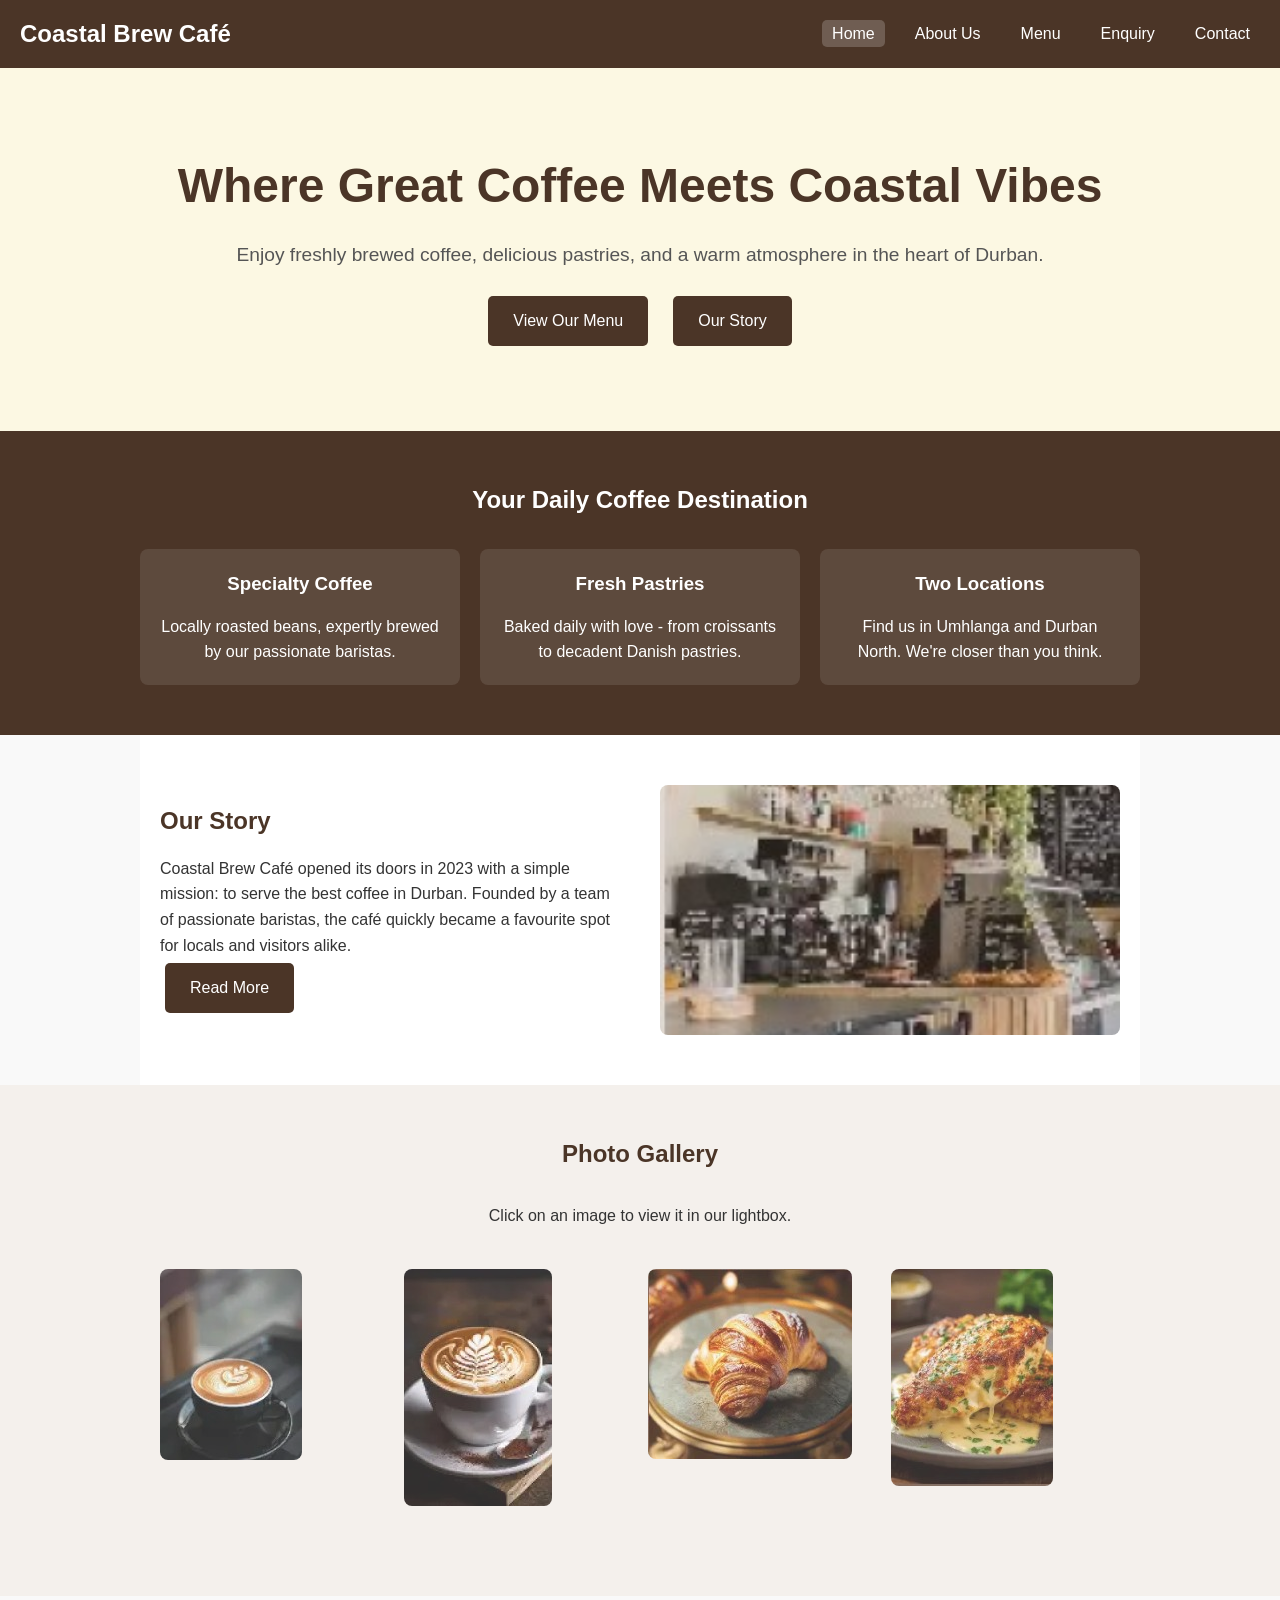
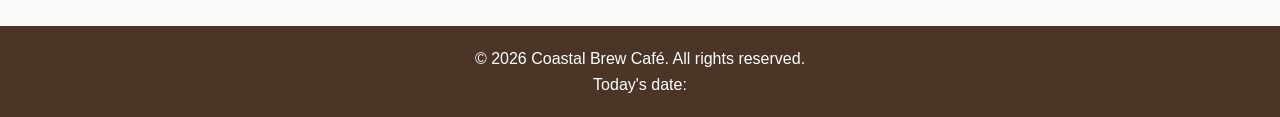
<file: index.html>
<!DOCTYPE html>
<html lang="en">
<head>
    <meta charset="UTF-8">
    <meta name="viewport" content="width=device-width, initial-scale=1.0">
    <meta name="description" content="Coastal Brew Café serves specialty coffee, fresh pastries, and sandwiches in Durban. Visit us for a warm coastal vibe.">
    <meta name="keywords" content="coffee shop, Durban café, specialty coffee, fresh pastries, Coastal Brew">
    <title>Coastal Brew Café | Best Coffee in Durban</title>
    <link rel="stylesheet" href="scripts.css">
</head>
<body>
    <header class="navbar">
        <div class="logo">Coastal Brew Café</div>
        <nav class="navigation">
            <ul>
                <li><a href="index.html" class="active">Home</a></li>
                <li><a href="about.html">About Us</a></li>
                <li><a href="menu.html">Menu</a></li>
                <li><a href="enquiry.html">Enquiry</a></li>
                <li><a href="contact.html">Contact</a></li>
            </ul>
        </nav>
    </header>

    <main>
        <section class="hero">
            <h1>Where Great Coffee Meets Coastal Vibes</h1>
            <p>Enjoy freshly brewed coffee, delicious pastries, and a warm atmosphere in the heart of Durban.</p>
            <div class="hero-buttons">
                <a href="menu.html" class="btn">View Our Menu</a>
                <a href="about.html" class="btn">Our Story</a>
            </div>
        </section>

        <section class="features">
            <h2>Your Daily Coffee Destination</h2>
            <div class="feature-grid">
                <div class="feature-card">
                    <h3>Specialty Coffee</h3>
                    <p>Locally roasted beans, expertly brewed by our passionate baristas.</p>
                </div>
                <div class="feature-card">
                    <h3>Fresh Pastries</h3>
                    <p>Baked daily with love - from croissants to decadent Danish pastries.</p>
                </div>
                <div class="feature-card">
                    <h3>Two Locations</h3>
                    <p>Find us in Umhlanga and Durban North. We're closer than you think.</p>
                </div>
            </div>
        </section>

        <section class="about-preview">
            <div class="about-text">
                <h2>Our Story</h2>
                <p>Coastal Brew Café opened its doors in 2023 with a simple mission: to serve the best coffee in Durban. Founded by a team of passionate baristas, the café quickly became a favourite spot for locals and visitors alike.</p>
                <a href="about.html" class="btn">Read More</a>
            </div>
            <div class="about-image">
                <img src="interior.jpg" alt="Coastal Brew Café Interior" style="background-color: #ddd; width: 100%; height: 250px; object-fit: cover;">
            </div>
        </section>

        <!-- LIGHTBOX GALLERY SECTION (Interactive Element) -->
        <section class="menu-preview">
            <h2>Photo Gallery</h2>
            <p>Click on an image to view it in our lightbox.</p>
            
            <div class="gallery-container">
                <div class="column">
                    <img src="espresso.jpg" onclick="openModal();currentSlide(1)" class="hover-shadow" alt="Espresso Coffee">
                </div>
                <div class="column">
                    <img src="cappuccino.jpg" onclick="openModal();currentSlide(2)" class="hover-shadow" alt="Cappuccino Coffee">
                </div>
                <div class="column">
                    <img src="croissant.jpg" onclick="openModal();currentSlide(3)" class="hover-shadow" alt="Fresh Croissant">
                </div>
                <div class="column">
                    <img src="sandwich.jpg" onclick="openModal();currentSlide(4)" class="hover-shadow" alt="Chicken Mayo Sandwich">
                </div>
            </div>

            <!-- The Modal/Lightbox -->
            <div id="myModal" class="modal">
                <span class="close cursor" onclick="closeModal()">&times;</span>
                <div class="modal-content">
                    <div class="mySlides">
                        <div class="numbertext">1 / 4</div>
                        <img src="espresso.jpg" style="width:100%" alt="Espresso Coffee">
                    </div>
                    <div class="mySlides">
                        <div class="numbertext">2 / 4</div>
                        <img src="cappuccino.jpg" style="width:100%" alt="Cappuccino Coffee">
                    </div>
                    <div class="mySlides">
                        <div class="numbertext">3 / 4</div>
                        <img src="croissant.jpg" style="width:100%" alt="Fresh Croissant">
                    </div>
                    <div class="mySlides">
                        <div class="numbertext">4 / 4</div>
                        <img src="sandwich.jpg" style="width:100%" alt="Chicken Mayo Sandwich">
                    </div>

                    <a class="prev" onclick="plusSlides(-1)">&#10094;</a>
                    <a class="next" onclick="plusSlides(1)">&#10094;</a>

                    <div class="caption-container">
                        <p id="caption"></p>
                    </div>
                </div>
            </div>
        </section>
    </main>

    <footer>
        <p>&copy; 2026 Coastal Brew Café. All rights reserved.</p>
        <p>Today's date: <span id="current-date"></span></p>
    </footer>
    <script src="script.js"></script>
</body>
</html>
</file>
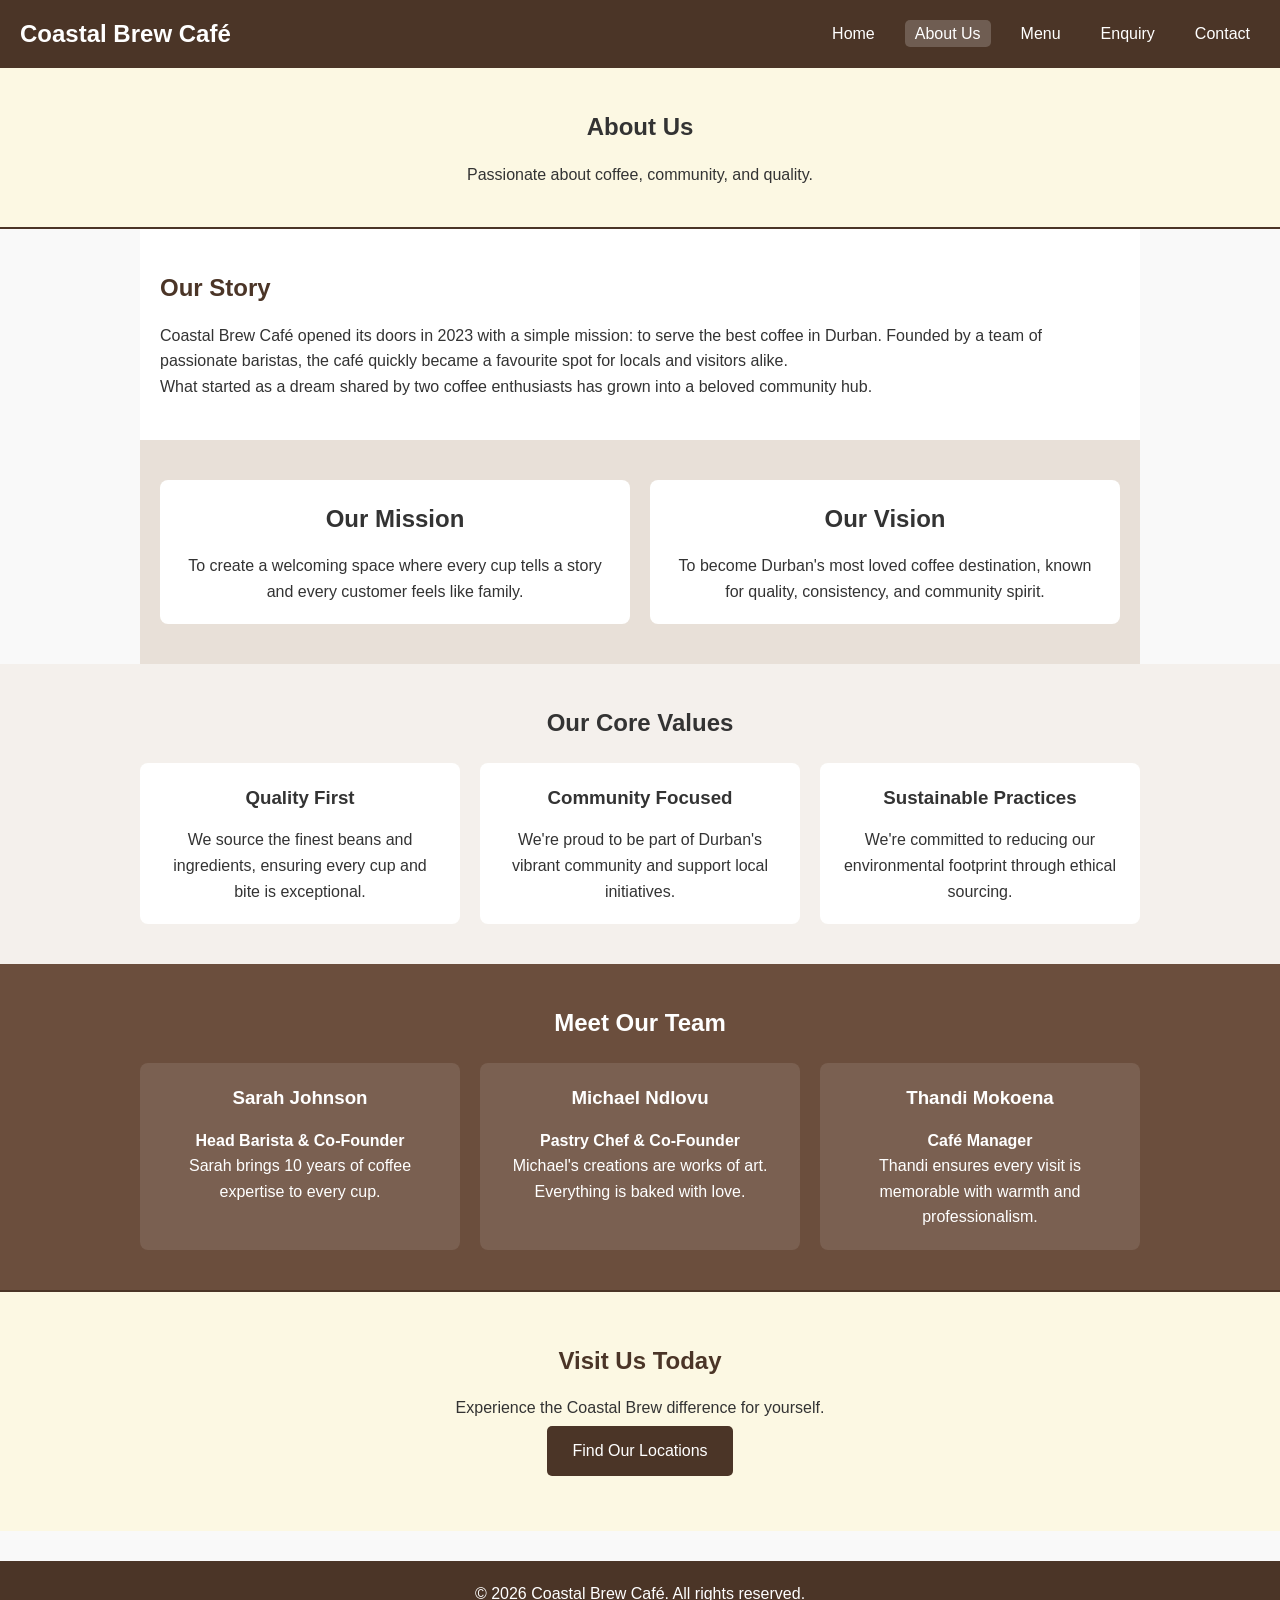
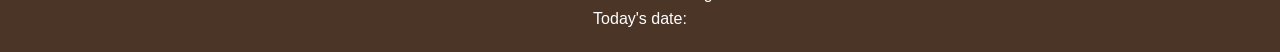
<file: about.html>
<!DOCTYPE html>
<html lang="en">
<head>
    <meta charset="UTF-8">
    <meta name="viewport" content="width=device-width, initial-scale=1.0">
    <meta name="description" content="Learn about Coastal Brew Café's history, mission, vision, and the team behind Durban's favourite coffee spot.">
    <title>About Us | Coastal Brew Café</title>
    <link rel="stylesheet" href="scripts.css">
</head>
<body>
    <header class="navbar">
        <div class="logo">Coastal Brew Café</div>
        <nav class="navigation">
            <ul>
                <li><a href="index.html">Home</a></li>
                <li><a href="about.html" class="active">About Us</a></li>
                <li><a href="menu.html">Menu</a></li>
                <li><a href="enquiry.html">Enquiry</a></li>
                <li><a href="contact.html">Contact</a></li>
            </ul>
        </nav>
    </header>

    <main>
        <section class="page-hero">
            <h1>About Us</h1>
            <p>Passionate about coffee, community, and quality.</p>
        </section>

        <section class="about-content">
            <div class="about-text">
                <h2>Our Story</h2>
                <p>Coastal Brew Café opened its doors in 2023 with a simple mission: to serve the best coffee in Durban. Founded by a team of passionate baristas, the café quickly became a favourite spot for locals and visitors alike.</p>
                <p>What started as a dream shared by two coffee enthusiasts has grown into a beloved community hub.</p>
            </div>
        </section>

        <section class="mission-vision">
            <div class="mv-card">
                <h2>Our Mission</h2>
                <p>To create a welcoming space where every cup tells a story and every customer feels like family.</p>
            </div>
            <div class="mv-card">
                <h2>Our Vision</h2>
                <p>To become Durban's most loved coffee destination, known for quality, consistency, and community spirit.</p>
            </div>
        </section>

        <section class="values">
            <h2>Our Core Values</h2>
            <div class="values-grid">
                <div class="value-card">
                    <h3>Quality First</h3>
                    <p>We source the finest beans and ingredients, ensuring every cup and bite is exceptional.</p>
                </div>
                <div class="value-card">
                    <h3>Community Focused</h3>
                    <p>We're proud to be part of Durban's vibrant community and support local initiatives.</p>
                </div>
                <div class="value-card">
                    <h3>Sustainable Practices</h3>
                    <p>We're committed to reducing our environmental footprint through ethical sourcing.</p>
                </div>
            </div>
        </section>

        <section class="team">
            <h2>Meet Our Team</h2>
            <div class="team-grid">
                <div class="team-card">
                    <h3>Sarah Johnson</h3>
                    <p><strong>Head Barista & Co-Founder</strong></p>
                    <p>Sarah brings 10 years of coffee expertise to every cup.</p>
                </div>
                <div class="team-card">
                    <h3>Michael Ndlovu</h3>
                    <p><strong>Pastry Chef & Co-Founder</strong></p>
                    <p>Michael's creations are works of art. Everything is baked with love.</p>
                </div>
                <div class="team-card">
                    <h3>Thandi Mokoena</h3>
                    <p><strong>Café Manager</strong></p>
                    <p>Thandi ensures every visit is memorable with warmth and professionalism.</p>
                </div>
            </div>
        </section>

        <section class="cta-section">
            <h2>Visit Us Today</h2>
            <p>Experience the Coastal Brew difference for yourself.</p>
            <a href="contact.html" class="btn">Find Our Locations</a>
        </section>
    </main>

    <footer>
        <p>&copy; 2026 Coastal Brew Café. All rights reserved.</p>
        <p>Today's date: <span id="current-date"></span></p>
    </footer>
    <script src="script.js"></script>
</body>
</html>
</file>
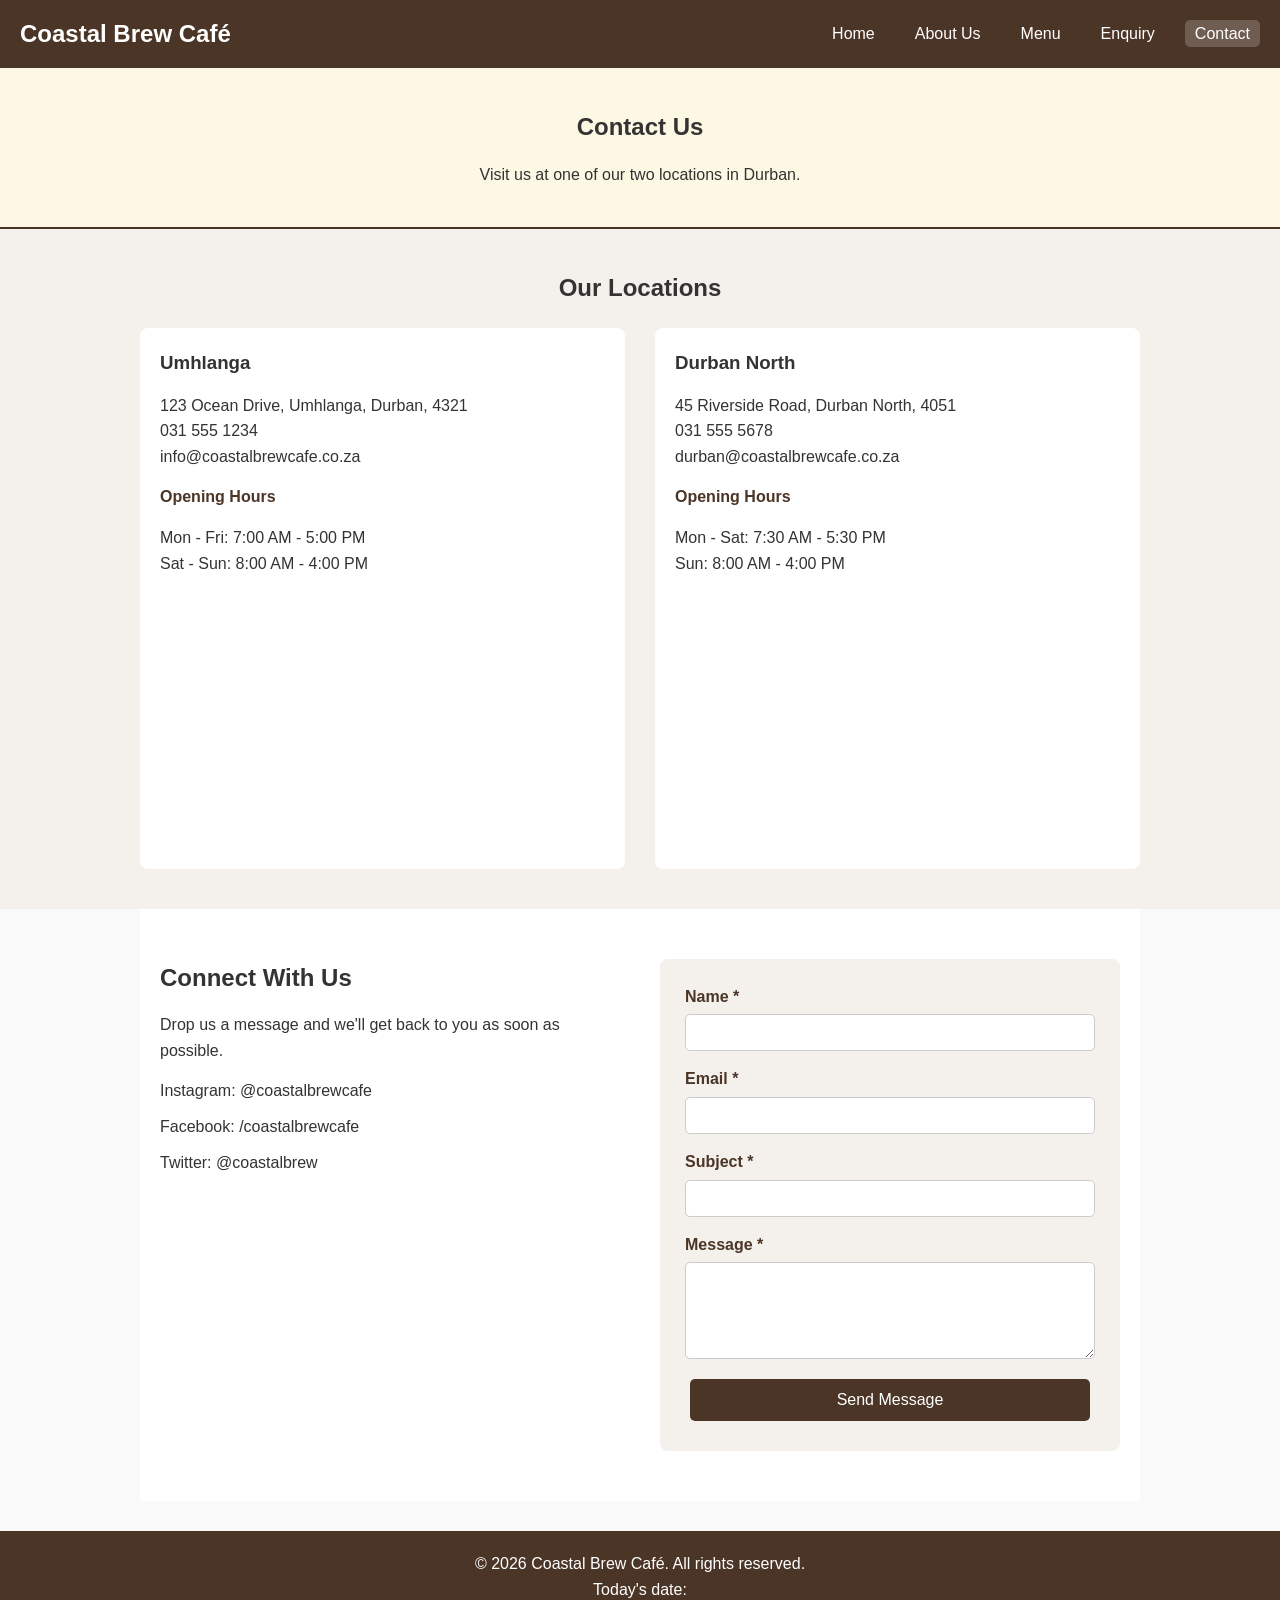
<file: contact.html>
<!DOCTYPE html>
<html lang="en">
<head>
    <meta charset="UTF-8">
    <meta name="viewport" content="width=device-width, initial-scale=1.0">
    <meta name="description" content="Find Coastal Brew Café locations in Umhlanga and Durban North. Get directions, opening hours, and contact details.">
    <title>Contact Us | Coastal Brew Café</title>
    <link rel="stylesheet" href="scripts.css">
</head>
<body>
    <header class="navbar">
        <div class="logo">Coastal Brew Café</div>
        <nav class="navigation">
            <ul>
                <li><a href="index.html">Home</a></li>
                <li><a href="about.html">About Us</a></li>
                <li><a href="menu.html">Menu</a></li>
                <li><a href="enquiry.html">Enquiry</a></li>
                <li><a href="contact.html" class="active">Contact</a></li>
            </ul>
        </nav>
    </header>

    <main>
        <section class="page-hero">
            <h1>Contact Us</h1>
            <p>Visit us at one of our two locations in Durban.</p>
        </section>

        <section class="locations">
            <h2>Our Locations</h2>
            <div class="locations-grid">
                <div class="location-card">
                    <h3>Umhlanga</h3>
                    <p>123 Ocean Drive, Umhlanga, Durban, 4321</p>
                    <p>031 555 1234</p>
                    <p>info@coastalbrewcafe.co.za</p>
                    <h4>Opening Hours</h4>
                    <ul>
                        <li>Mon - Fri: 7:00 AM - 5:00 PM</li>
                        <li>Sat - Sun: 8:00 AM - 4:00 PM</li>
                    </ul>
                    <!-- Interactive Google Map (POE Requirement) -->
                    <iframe src="https://www.google.com/maps/embed?pb=!1m18!1m12!1m3!1d13819.982477975936!2d31.068146!3d-29.7367!2m3!1f0!2f0!3f0!3m2!1i1024!2i768!4f13.1!3m3!1m2!1s0x1ef7055416b3b5f9%3A0x6b8b8e6f1f1f1f1f!2sUmhlanga%2C%20Durban!5e0!3m2!1sen!2sza!4v1600000000000!5m2!1sen!2sza" width="100%" height="250" style="border:0; border-radius: 8px; margin-top: 15px;" allowfullscreen="" loading="lazy"></iframe>
                </div>
                <div class="location-card">
                    <h3>Durban North</h3>
                    <p>45 Riverside Road, Durban North, 4051</p>
                    <p>031 555 5678</p>
                    <p>durban@coastalbrewcafe.co.za</p>
                    <h4>Opening Hours</h4>
                    <ul>
                        <li>Mon - Sat: 7:30 AM - 5:30 PM</li>
                        <li>Sun: 8:00 AM - 4:00 PM</li>
                    </ul>
                    <!-- Interactive Google Map (POE Requirement) -->
                    <iframe src="https://www.google.com/maps/embed?pb=!1m18!1m12!1m3!1d13824.127466079927!2d31.026039!3d-29.79676!2m3!1f0!2f0!3f0!3m2!1i1024!2i768!4f13.1!3m3!1m2!1s0x1ef707aa871594bd%3A0x8f02f03f86d820cd!2sEmeris%20-%20Durban%20North%20Campus!5e0!3m2!1sen!2sza!4v1600000000000!5m2!1sen!2sza" width="100%" height="250" style="border:0; border-radius: 8px; margin-top: 15px;" allowfullscreen="" loading="lazy"></iframe>
                </div>
            </div>
        </section>

        <section class="contact-section">
            <div class="contact-info">
                <h2>Connect With Us</h2>
                <p>Drop us a message and we'll get back to you as soon as possible.</p>
                <ul>
                    <li>Instagram: @coastalbrewcafe</li>
                    <li>Facebook: /coastalbrewcafe</li>
                    <li>Twitter: @coastalbrew</li>
                </ul>
            </div>
            
            <div class="contact-form">
                <form action="mailto:info@coastalbrewcafe.co.za" method="POST" enctype="text/plain">
                    <label for="contact-name">Name *</label>
                    <input type="text" id="contact-name" name="name" required>

                    <label for="contact-email">Email *</label>
                    <input type="email" id="contact-email" name="email" required>

                    <label for="contact-subject">Subject *</label>
                    <input type="text" id="contact-subject" name="subject" required>

                    <label for="contact-message">Message *</label>
                    <textarea id="contact-message" name="message" rows="5" required></textarea>

                    <button type="submit" class="btn">Send Message</button>
                </form>
            </div>
        </section>
    </main>

    <footer>
        <p>&copy; 2026 Coastal Brew Café. All rights reserved.</p>
        <p>Today's date: <span id="current-date"></span></p>
    </footer>
    <script src="script.js"></script>
</body>
</html>
</file>
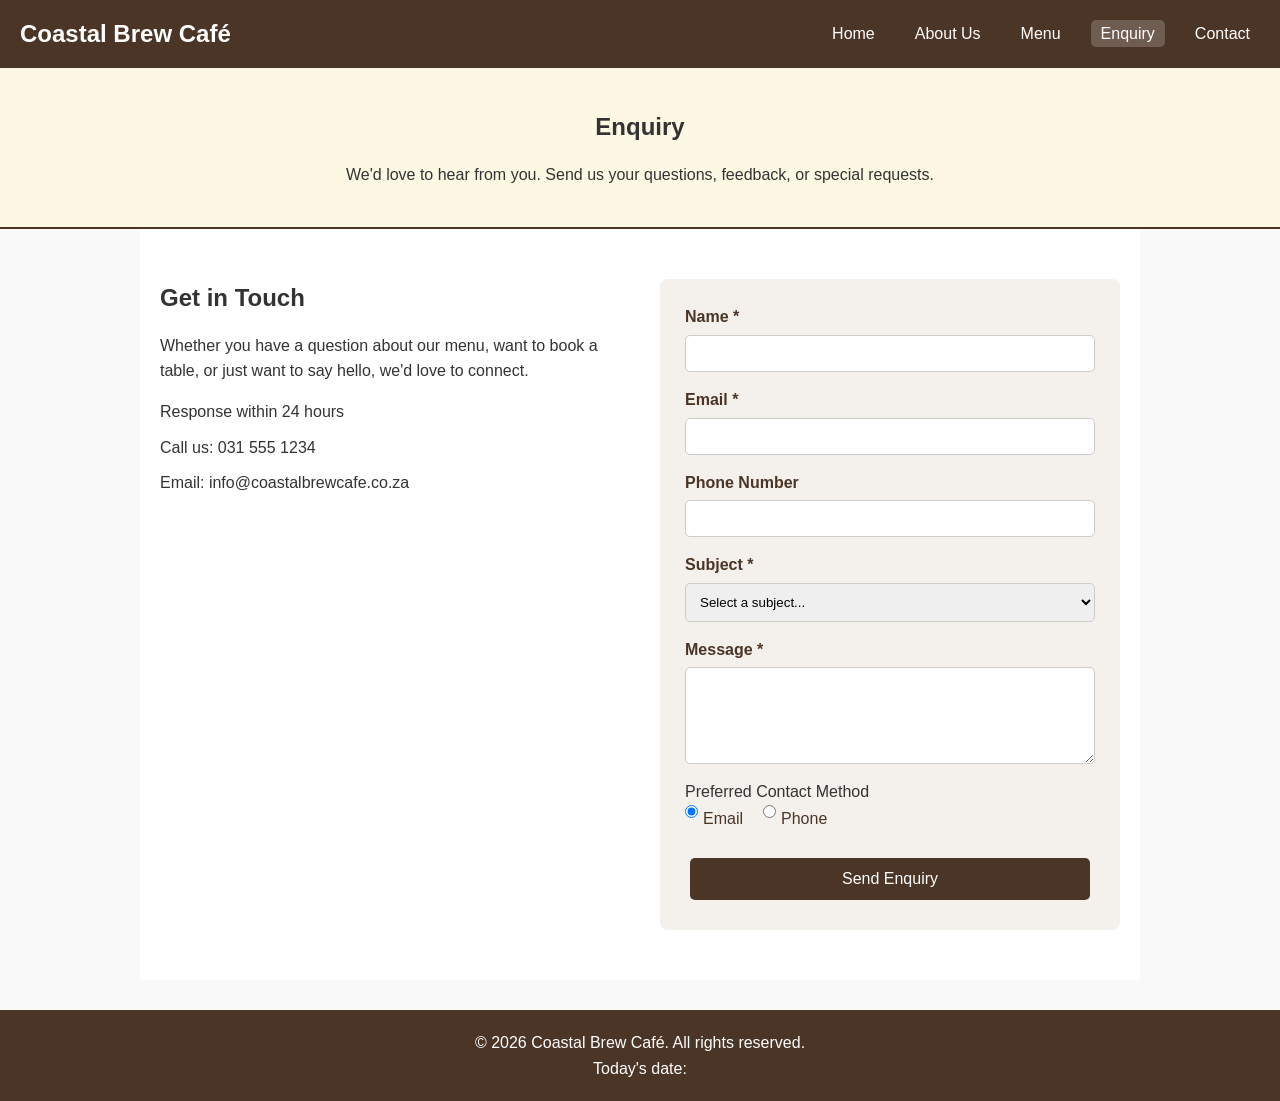
<file: enquiry.html>
<!DOCTYPE html>
<html lang="en">
<head>
    <meta charset="UTF-8">
    <meta name="viewport" content="width=device-width, initial-scale=1.0">
    <meta name="description" content="Have a question or want to book a table at Coastal Brew Café? Send us an enquiry and we will get back to you within 24 hours.">
    <title>Enquiry | Coastal Brew Café</title>
    <link rel="stylesheet" href="scripts.css">
</head>
<body>
    <header class="navbar">
        <div class="logo">Coastal Brew Café</div>
        <nav class="navigation">
            <ul>
                <li><a href="index.html">Home</a></li>
                <li><a href="about.html">About Us</a></li>
                <li><a href="menu.html">Menu</a></li>
                <li><a href="enquiry.html" class="active">Enquiry</a></li>
                <li><a href="contact.html">Contact</a></li>
            </ul>
        </nav>
    </header>

    <main>
        <section class="page-hero">
            <h1>Enquiry</h1>
            <p>We'd love to hear from you. Send us your questions, feedback, or special requests.</p>
        </section>

        <section class="enquiry-section">
            <div class="enquiry-info">
                <h2>Get in Touch</h2>
                <p>Whether you have a question about our menu, want to book a table, or just want to say hello, we'd love to connect.</p>
                <ul>
                    <li>Response within 24 hours</li>
                    <li>Call us: 031 555 1234</li>
                    <li>Email: info@coastalbrewcafe.co.za</li>
                </ul>
            </div>
            
            <div class="enquiry-form">
                <form action="enquiry-success.html" method="GET">
                    <label for="name">Name *</label>
                    <input type="text" id="name" name="name" required>

                    <label for="email">Email *</label>
                    <input type="email" id="email" name="email" required>

                    <label for="phone">Phone Number</label>
                    <input type="tel" id="phone" name="phone">

                    <label for="subject">Subject *</label>
                    <select id="subject" name="subject" required>
                        <option value="">Select a subject...</option>
                        <option value="general">General Enquiry</option>
                        <option value="menu">Menu Information</option>
                        <option value="events">Events / Bookings</option>
                        <option value="feedback">Feedback</option>
                        <option value="other">Other</option>
                    </select>

                    <label for="message">Message *</label>
                    <textarea id="message" name="message" rows="5" required></textarea>

                    <p>Preferred Contact Method</p>
                    <div class="radio-group">
                        <label><input type="radio" name="contact-method" value="email" checked> Email</label>
                        <label><input type="radio" name="contact-method" value="phone"> Phone</label>
                    </div>

                    <button type="submit" class="btn">Send Enquiry</button>
                </form>
            </div>
        </section>
    </main>

    <footer>
        <p>&copy; 2026 Coastal Brew Café. All rights reserved.</p>
        <p>Today's date: <span id="current-date"></span></p>
    </footer>
    <script src="script.js"></script>
</body>
</html>
</file>
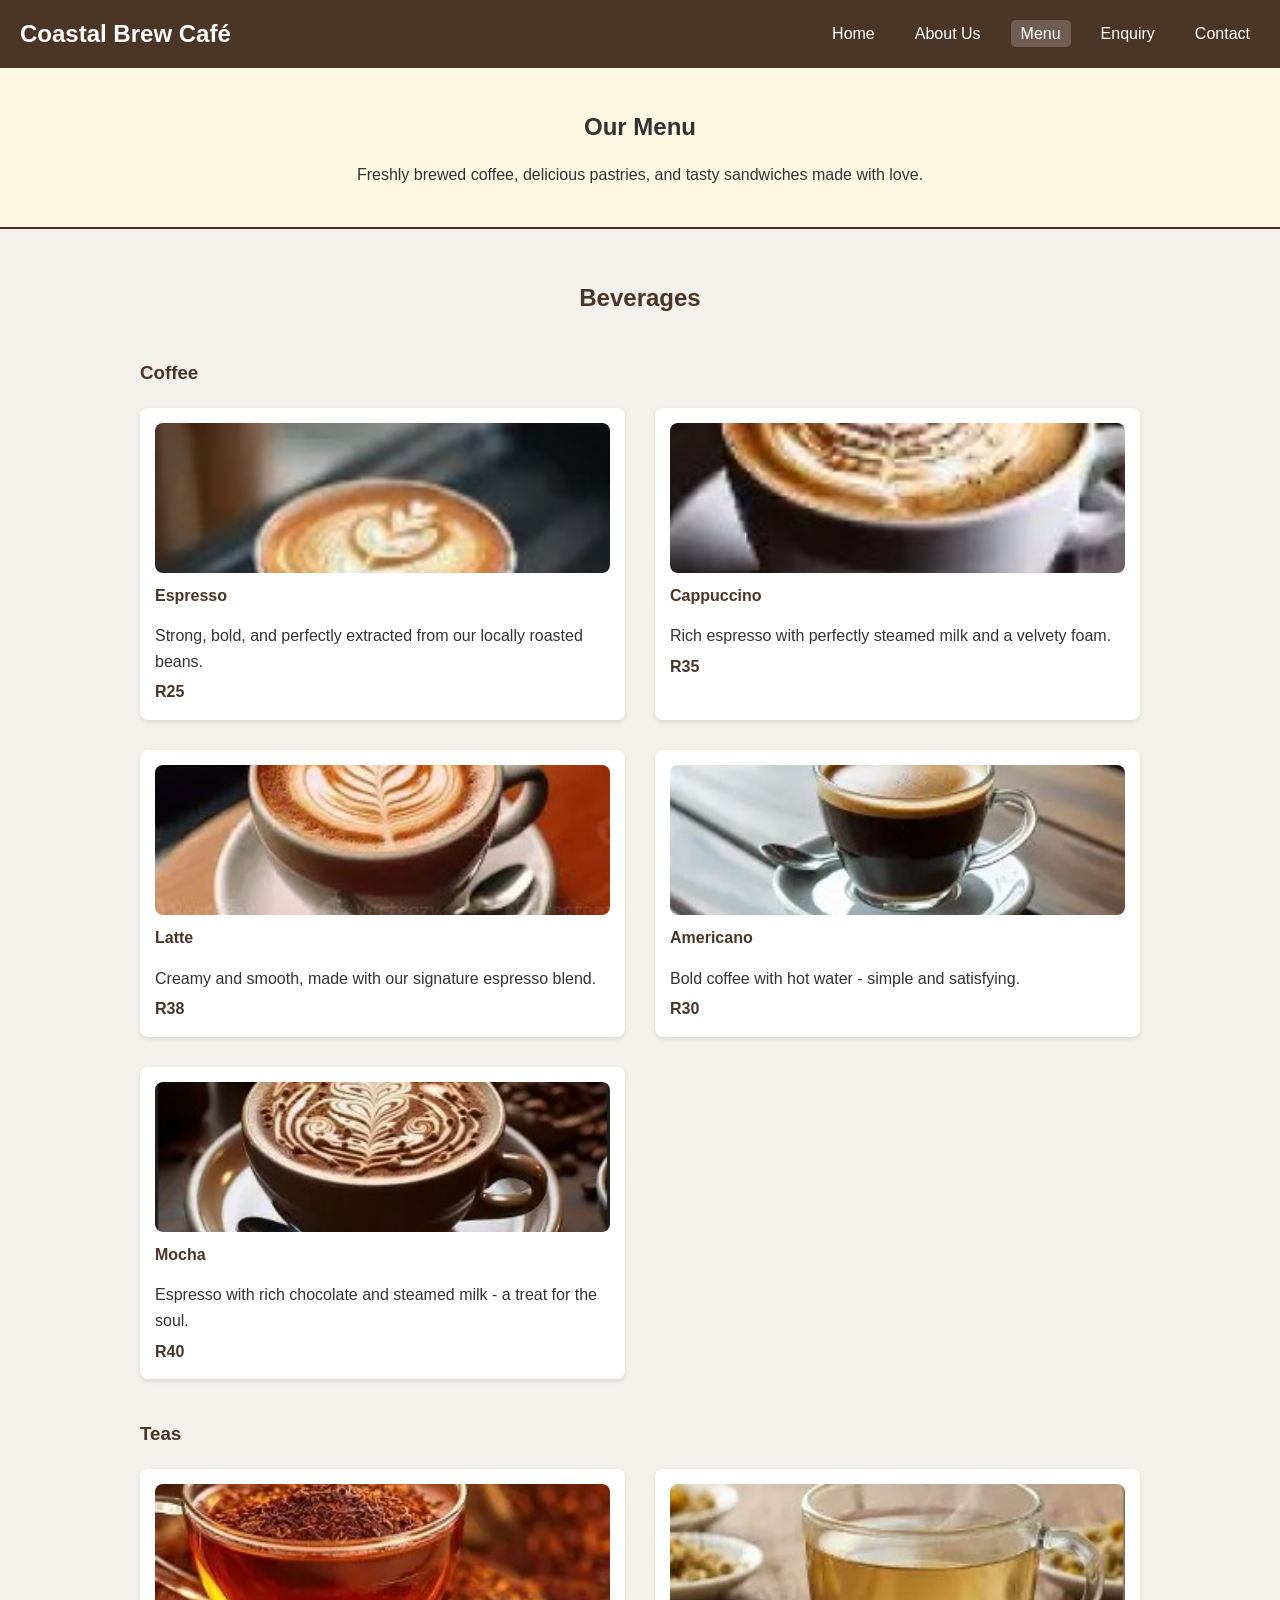
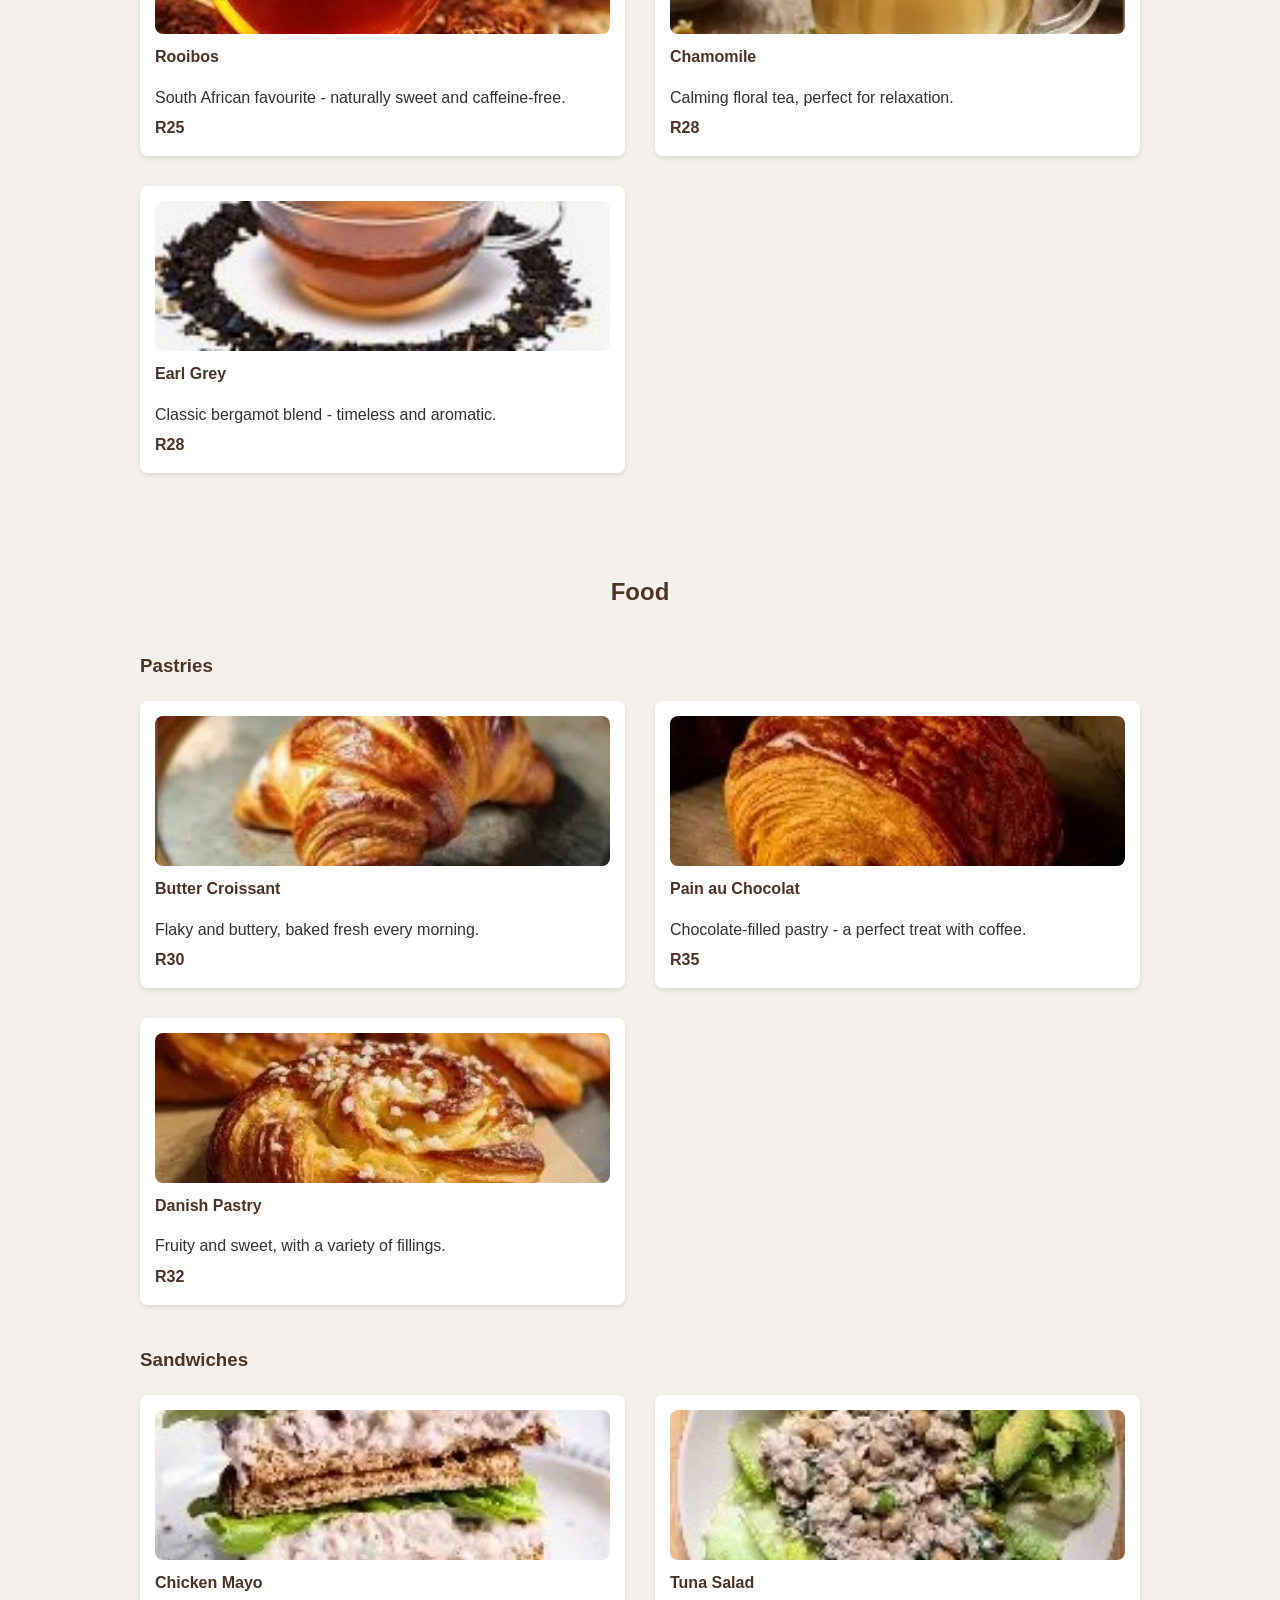
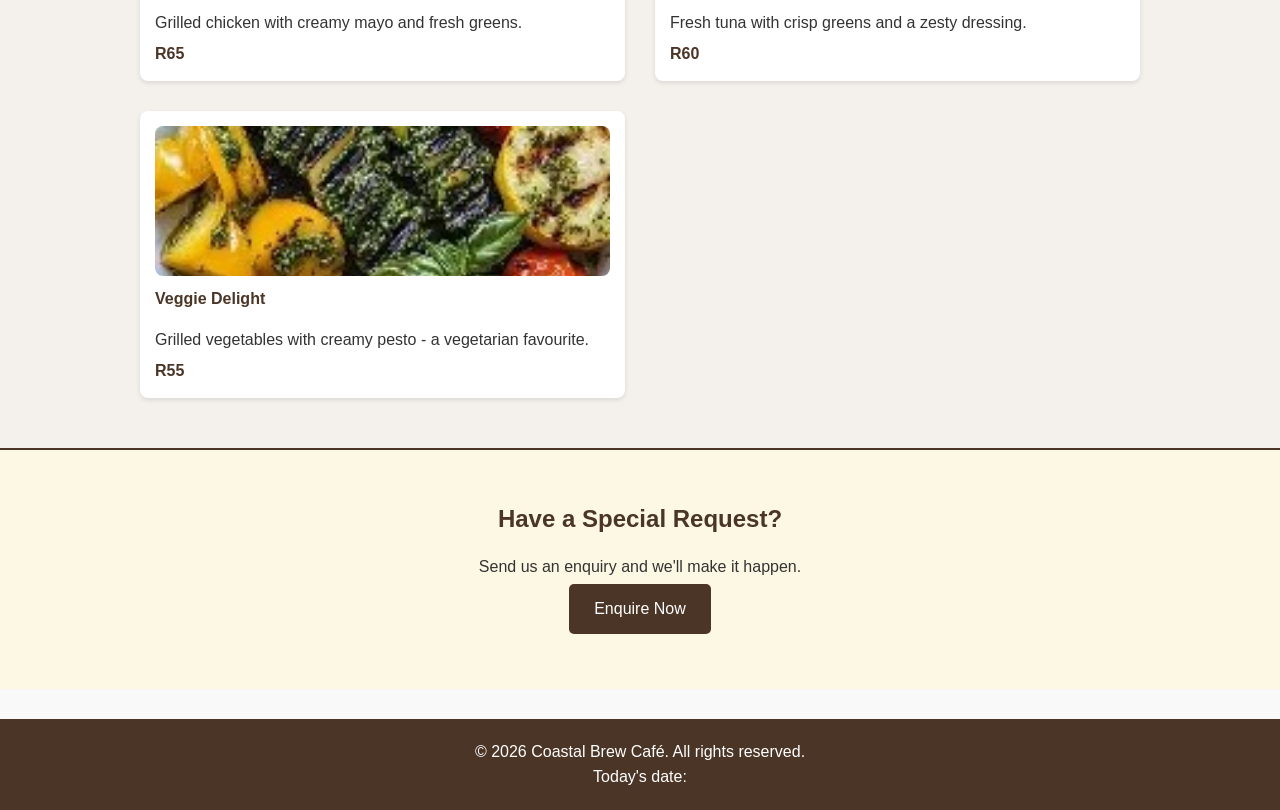
<file: menu.html>
<!DOCTYPE html>
<html lang="en">
<head>
    <meta charset="UTF-8">
    <meta name="viewport" content="width=device-width, initial-scale=1.0">
    <meta name="description" content="Explore the Coastal Brew Café menu. We offer specialty coffees, teas, freshly baked pastries, and delicious sandwiches.">
    <title>Our Menu | Coastal Brew Café</title>
    <link rel="stylesheet" href="scripts.css">
</head>
<body>
    <header class="navbar">
        <div class="logo">Coastal Brew Café</div>
        <nav class="navigation">
            <ul>
                <li><a href="index.html">Home</a></li>
                <li><a href="about.html">About Us</a></li>
                <li><a href="menu.html" class="active">Menu</a></li>
                <li><a href="enquiry.html">Enquiry</a></li>
                <li><a href="contact.html">Contact</a></li>
            </ul>
        </nav>
    </header>

    <main>
        <section class="page-hero">
            <h1>Our Menu</h1>
            <p>Freshly brewed coffee, delicious pastries, and tasty sandwiches made with love.</p>
        </section>

        <section class="menu-section">
            <h2>Beverages</h2>
            
            <h3>Coffee</h3>
            <div class="menu-grid">
                <div class="menu-item">
                    <img src="espresso.jpg" alt="Espresso" style="background-color: #ccc; width: 100%; height: 150px; object-fit: cover;">
                    <h4>Espresso</h4>
                    <p>Strong, bold, and perfectly extracted from our locally roasted beans.</p>
                    <span>R25</span>
                </div>
                <div class="menu-item">
                    <img src="cappuccino.jpg" alt="Cappuccino" style="background-color: #ccc; width: 100%; height: 150px; object-fit: cover;">
                    <h4>Cappuccino</h4>
                    <p>Rich espresso with perfectly steamed milk and a velvety foam.</p>
                    <span>R35</span>
                </div>
                <div class="menu-item">
                    <img src="latte.jpg" alt="Latte" style="background-color: #ccc; width: 100%; height: 150px; object-fit: cover;">
                    <h4>Latte</h4>
                    <p>Creamy and smooth, made with our signature espresso blend.</p>
                    <span>R38</span>
                </div>
                <div class="menu-item">
                    <img src="americano.jpg" alt="Americano" style="background-color: #ccc; width: 100%; height: 150px; object-fit: cover;">
                    <h4>Americano</h4>
                    <p>Bold coffee with hot water - simple and satisfying.</p>
                    <span>R30</span>
                </div>
                <div class="menu-item">
                    <img src="mocha.jpg" alt="Mocha" style="background-color: #ccc; width: 100%; height: 150px; object-fit: cover;">
                    <h4>Mocha</h4>
                    <p>Espresso with rich chocolate and steamed milk - a treat for the soul.</p>
                    <span>R40</span>
                </div>
            </div>

            <h3>Teas</h3>
            <div class="menu-grid">
                <div class="menu-item">
                    <img src="rooibos.jpg" alt="Rooibos" style="background-color: #ccc; width: 100%; height: 150px; object-fit: cover;">
                    <h4>Rooibos</h4>
                    <p>South African favourite - naturally sweet and caffeine-free.</p>
                    <span>R25</span>
                </div>
                <div class="menu-item">
                    <img src="chamomile.jpg" alt="Chamomile" style="background-color: #ccc; width: 100%; height: 150px; object-fit: cover;">
                    <h4>Chamomile</h4>
                    <p>Calming floral tea, perfect for relaxation.</p>
                    <span>R28</span>
                </div>
                <div class="menu-item">
                    <img src="earlgrey.jpg" alt="Earl Grey" style="background-color: #ccc; width: 100%; height: 150px; object-fit: cover;">
                    <h4>Earl Grey</h4>
                    <p>Classic bergamot blend - timeless and aromatic.</p>
                    <span>R28</span>
                </div>
            </div>
        </section>

        <section class="menu-section">
            <h2>Food</h2>
            
            <h3>Pastries</h3>
            <div class="menu-grid">
                <div class="menu-item">
                    <img src="croissant.jpg" alt="Butter Croissant" style="background-color: #ccc; width: 100%; height: 150px; object-fit: cover;">
                    <h4>Butter Croissant</h4>
                    <p>Flaky and buttery, baked fresh every morning.</p>
                    <span>R30</span>
                </div>
                <div class="menu-item">
                    <img src="painchocolat.jpg" alt="Pain au Chocolat" style="background-color: #ccc; width: 100%; height: 150px; object-fit: cover;">
                    <h4>Pain au Chocolat</h4>
                    <p>Chocolate-filled pastry - a perfect treat with coffee.</p>
                    <span>R35</span>
                </div>
                <div class="menu-item">
                    <img src="danish.jpg" alt="Danish Pastry" style="background-color: #ccc; width: 100%; height: 150px; object-fit: cover;">
                    <h4>Danish Pastry</h4>
                    <p>Fruity and sweet, with a variety of fillings.</p>
                    <span>R32</span>
                </div>
            </div>

            <h3>Sandwiches</h3>
            <div class="menu-grid">
                <div class="menu-item">
                    <img src="chickenmayo.jpg" alt="Chicken Mayo" style="background-color: #ccc; width: 100%; height: 150px; object-fit: cover;">
                    <h4>Chicken Mayo</h4>
                    <p>Grilled chicken with creamy mayo and fresh greens.</p>
                    <span>R65</span>
                </div>
                <div class="menu-item">
                    <img src="tunasalad.jpg" alt="Tuna Salad" style="background-color: #ccc; width: 100%; height: 150px; object-fit: cover;">
                    <h4>Tuna Salad</h4>
                    <p>Fresh tuna with crisp greens and a zesty dressing.</p>
                    <span>R60</span>
                </div>
                <div class="menu-item">
                    <img src="veggie.jpg" alt="Veggie Delight" style="background-color: #ccc; width: 100%; height: 150px; object-fit: cover;">
                    <h4>Veggie Delight</h4>
                    <p>Grilled vegetables with creamy pesto - a vegetarian favourite.</p>
                    <span>R55</span>
                </div>
            </div>
        </section>

        <section class="cta-section">
            <h2>Have a Special Request?</h2>
            <p>Send us an enquiry and we'll make it happen.</p>
            <a href="enquiry.html" class="btn">Enquire Now</a>
        </section>
    </main>

    <footer>
        <p>&copy; 2026 Coastal Brew Café. All rights reserved.</p>
        <p>Today's date: <span id="current-date"></span></p>
    </footer>
    <script src="script.js"></script>
</body>
</html>
</file>
<file: scripts.css>
/* ============================================
   CSS RESET 
   ============================================ */
* {
    margin: 0;
    padding: 0;
    box-sizing: border-box;
}

/* ============================================
   BASE STYLES
   ============================================ */
body {
    font-family: Arial, sans-serif;
    background-color: #f9f9f9;
    color: #333;
    line-height: 1.6;
}

h1, h2, h3, h4 { margin-bottom: 15px; }
a { text-decoration: none; color: inherit; }
ul { list-style: none; }
img { max-width: 100%; height: auto; display: block; border-radius: 8px; }

/* ============================================
   HEADER & NAVIGATION
   ============================================ */
.navbar {
    background-color: rgb(75, 53, 39);
    color: white;
    padding: 15px 20px;
    display: flex;
    justify-content: space-between;
    align-items: center;
    flex-wrap: wrap; /* Crucial for minimized tabs */
    position: sticky;
    top: 0;
    z-index: 1000;
}

.logo { font-size: 1.5rem; font-weight: bold; color: white; }

.menu-toggle {
    display: none; /* Hidden on desktop */
    background-color: transparent;
    color: white;
    border: 1px solid white;
    padding: 5px 15px;
    border-radius: 5px;
    cursor: pointer;
    font-size: 1rem;
}

.navigation ul { display: flex; gap: 20px; }
.navigation a { color: white; padding: 5px 10px; transition: background-color 0.3s ease; }
.navigation a:hover, .navigation a.active { background-color: rgba(255, 255, 255, 0.2); border-radius: 5px; }

/* ============================================
   BUTTONS & HERO SECTIONS
   ========================================== */
.btn {
    display: inline-block;
    background-color: rgb(75, 53, 39);
    color: white;
    padding: 12px 25px;
    border: none;
    border-radius: 5px;
    cursor: pointer;
    font-size: 1rem;
    margin: 5px;
    transition: background-color 0.3s ease, transform 0.2s ease;
}
.btn:hover { background-color: rgb(55, 38, 28); transform: scale(1.05); }
.btn:active { transform: scale(0.98); }

.hero, .page-hero { background-color: #fcf8e3; text-align: center; padding: 60px 20px; }
.page-hero { padding: 40px 20px; border-bottom: 2px solid rgb(75, 53, 39); }
.hero h1 { font-size: 2.5rem; color: rgb(75, 53, 39); }
.hero p { font-size: 1.2rem; margin-bottom: 20px; color: #555; }
.hero-buttons { display: flex; justify-content: center; gap: 15px; flex-wrap: wrap; }

/* ============================================
   GRIDS
   ============================================ */
.features { padding: 50px 20px; background-color: rgb(75, 53, 39); color: white; text-align: center; }
.features h2 { color: white; margin-bottom: 30px; }
.feature-grid { display: grid; grid-template-columns: repeat(3, 1fr); gap: 20px; max-width: 1000px; margin: 0 auto; }
.feature-card { background-color: rgba(255, 255, 255, 0.1); padding: 20px; border-radius: 8px; }

.about-preview { display: grid; grid-template-columns: 1fr 1fr; gap: 40px; padding: 50px 20px; align-items: center; background-color: white; max-width: 1000px; margin: 0 auto; }
.about-text h2 { color: rgb(75, 53, 39); }

.menu-preview, .menu-section { padding: 50px 20px; text-align: center; background-color: #f4f0ec; }
.menu-preview h2, .menu-section h2 { color: rgb(75, 53, 39); margin-bottom: 30px; }
.menu-section h3 { margin-top: 40px; margin-bottom: 20px; color: rgb(75, 53, 39); text-align: left; max-width: 1000px; margin-left: auto; margin-right: auto; }
.menu-grid { display: grid; grid-template-columns: repeat(2, 1fr); gap: 30px; max-width: 1000px; margin: 0 auto; }
.menu-item { background-color: white; padding: 15px; border-radius: 8px; box-shadow: 0 2px 5px rgba(0,0,0,0.1); text-align: left; }
.menu-item h4 { margin-top: 10px; color: rgb(75, 53, 39); }
.menu-item span { font-weight: bold; color: rgb(75, 53, 39); display: block; margin-top: 5px; }
.menu-btn-container { margin-top: 30px; }

.testimonials { padding: 50px 20px; background-color: rgb(120, 85, 65); color: white; text-align: center; }
.testimonial-grid { display: grid; grid-template-columns: 1fr 1fr; gap: 30px; max-width: 900px; margin: 0 auto; }
.testimonial-card { background-color: white; color: #333; padding: 20px; border-radius: 8px; }
.testimonial-card cite { display: block; margin-top: 10px; font-weight: bold; color: rgb(75, 53, 39); }

.about-content { padding: 40px 20px; max-width: 1000px; margin: 0 auto; background-color: white; }
.mission-vision { display: grid; grid-template-columns: 1fr 1fr; gap: 20px; padding: 40px 20px; background-color: #e8e0d8; max-width: 1000px; margin: 0 auto; }
.mv-card { background-color: white; padding: 20px; border-radius: 8px; text-align: center; }
.values { padding: 40px 20px; text-align: center; background-color: #f4f0ec; }
.values-grid { display: grid; grid-template-columns: repeat(3, 1fr); gap: 20px; max-width: 1000px; margin: 20px auto 0; }
.value-card { background-color: white; padding: 20px; border-radius: 8px; }
.team { padding: 40px 20px; background-color: #6b4e3d; color: white; text-align: center; }
.team h2 { color: white; }
.team-grid { display: grid; grid-template-columns: repeat(3, 1fr); gap: 20px; max-width: 1000px; margin: 20px auto 0; }
.team-card { background-color: rgba(255, 255, 255, 0.1); padding: 20px; border-radius: 8px; }

/* ============================================
   FORMS & LOCATIONS
   ============================================ */
.enquiry-section, .contact-section { display: grid; grid-template-columns: 1fr 1fr; gap: 40px; padding: 50px 20px; max-width: 1000px; margin: 0 auto; background-color: white; }
.enquiry-info ul, .contact-info ul { margin-top: 15px; }
.enquiry-info li, .contact-info li { margin-bottom: 10px; }
form { display: flex; flex-direction: column; background-color: #f4f0ec; padding: 25px; border-radius: 8px; }
form label { font-weight: bold; margin-bottom: 5px; color: rgb(75, 53, 39); }
form input, form select, form textarea { padding: 10px; margin-bottom: 15px; border: 1px solid #ccc; border-radius: 5px; font-family: inherit; }
form input:focus, form select:focus, form textarea:focus { outline: none; border-color: rgb(75, 53, 39); }
.radio-group { display: flex; gap: 20px; margin-bottom: 15px; }
.radio-group label { font-weight: normal; display: flex; align-items: center; gap: 5px; }

.locations { padding: 40px 20px; text-align: center; background-color: #f4f0ec; }
.locations-grid { display: grid; grid-template-columns: 1fr 1fr; gap: 30px; max-width: 1000px; margin: 20px auto 0; }
.location-card { background-color: white; padding: 20px; border-radius: 8px; text-align: left; }
.location-card h4 { margin-top: 15px; color: rgb(75, 53, 39); }
.map-placeholder { background-color: #e0e0e0; padding: 30px; text-align: center; border-radius: 5px; margin-top: 15px; color: #666; }

.cta-section { padding: 50px 20px; text-align: center; background-color: #fcf8e3; border-top: 2px solid rgb(75, 53, 39); }
.cta-section h2 { color: rgb(75, 53, 39); }
footer { background-color: rgb(75, 53, 39); color: white; text-align: center; padding: 20px; margin-top: 30px; }

/* ============================================
   LIGHTBOX MODAL CSS 
   ============================================ */
.gallery-container { display: grid; grid-template-columns: repeat(4, 1fr); gap: 15px; max-width: 1000px; margin: 20px auto; padding: 20px; }
.hover-shadow { cursor: pointer; transition: 0.3s; opacity: 0.8; }
.hover-shadow:hover { opacity: 1; box-shadow: 0 4px 8px 0 rgba(0,0,0,0.2), 0 6px 20px 0 rgba(0,0,0,0.19); }

.modal { display: none; position: fixed; z-index: 2000; padding-top: 100px; left: 0; top: 0; width: 100%; height: 100%; overflow: auto; background-color: black; }
.modal-content { position: relative; background-color: #fefefe; margin: auto; padding: 0; width: 90%; max-width: 1200px; }
.close { color: white; position: absolute; top: 10px; right: 25px; font-size: 35px; font-weight: bold; }
.close:hover, .close:focus { color: #999; text-decoration: none; cursor: pointer; }
.mySlides { display: none; }
.prev, .next { cursor: pointer; position: absolute; top: 50%; width: auto; padding: 16px; margin-top: -50px; color: white; font-weight: bold; font-size: 20px; transition: 0.6s ease; user-select: none; background-color: rgba(0,0,0,0.5); }
.next { right: 0; border-radius: 3px 0 0 3px; }
.prev:hover, .next:hover { background-color: rgba(0,0,0,0.8); }
.numbertext { color: #f2f2f2; font-size: 12px; padding: 8px 12px; position: absolute; top: 0; }
.caption-container { text-align: center; background-color: black; padding: 2px 16px; color: white; }
img.demo { opacity: 0.6; }
.active, .demo:hover { opacity: 1; }

/* ============================================
   MEDIA QUERIES (Part 2 Feedback Fix)
   ============================================ */
@media (min-width: 1024px) {
    .hero { padding: 80px 40px; }
    .hero h1 { font-size: 3rem; }
}

@media (max-width: 768px) {
    .about-preview, .enquiry-section, .contact-section, .mission-vision, .locations-grid {
        grid-template-columns: 1fr;
    }
    .feature-grid, .values-grid, .team-grid, .testimonial-grid {
        grid-template-columns: 1fr 1fr;
    }
    .menu-toggle { display: block; }
    .navigation ul {
        display: none; 
        flex-direction: column;
        width: 100%;
        text-align: center;
        gap: 10px;
        margin-top: 15px;
    }
    .navigation ul.active { display: flex; }
    .navbar { flex-direction: column; text-align: center; }
    .hero h1 { font-size: 2rem; }
    .gallery-container { grid-template-columns: 1fr 1fr; }
}

@media (max-width: 480px) {
    .feature-grid, .values-grid, .team-grid, .testimonial-grid, .menu-grid, .gallery-container {
        grid-template-columns: 1fr;
    }
    .hero h1 { font-size: 1.6rem; }
    .hero p { font-size: 1rem; }
    .btn { width: 100%; text-align: center; }
    .hero-buttons { flex-direction: column; }
}
</file>
